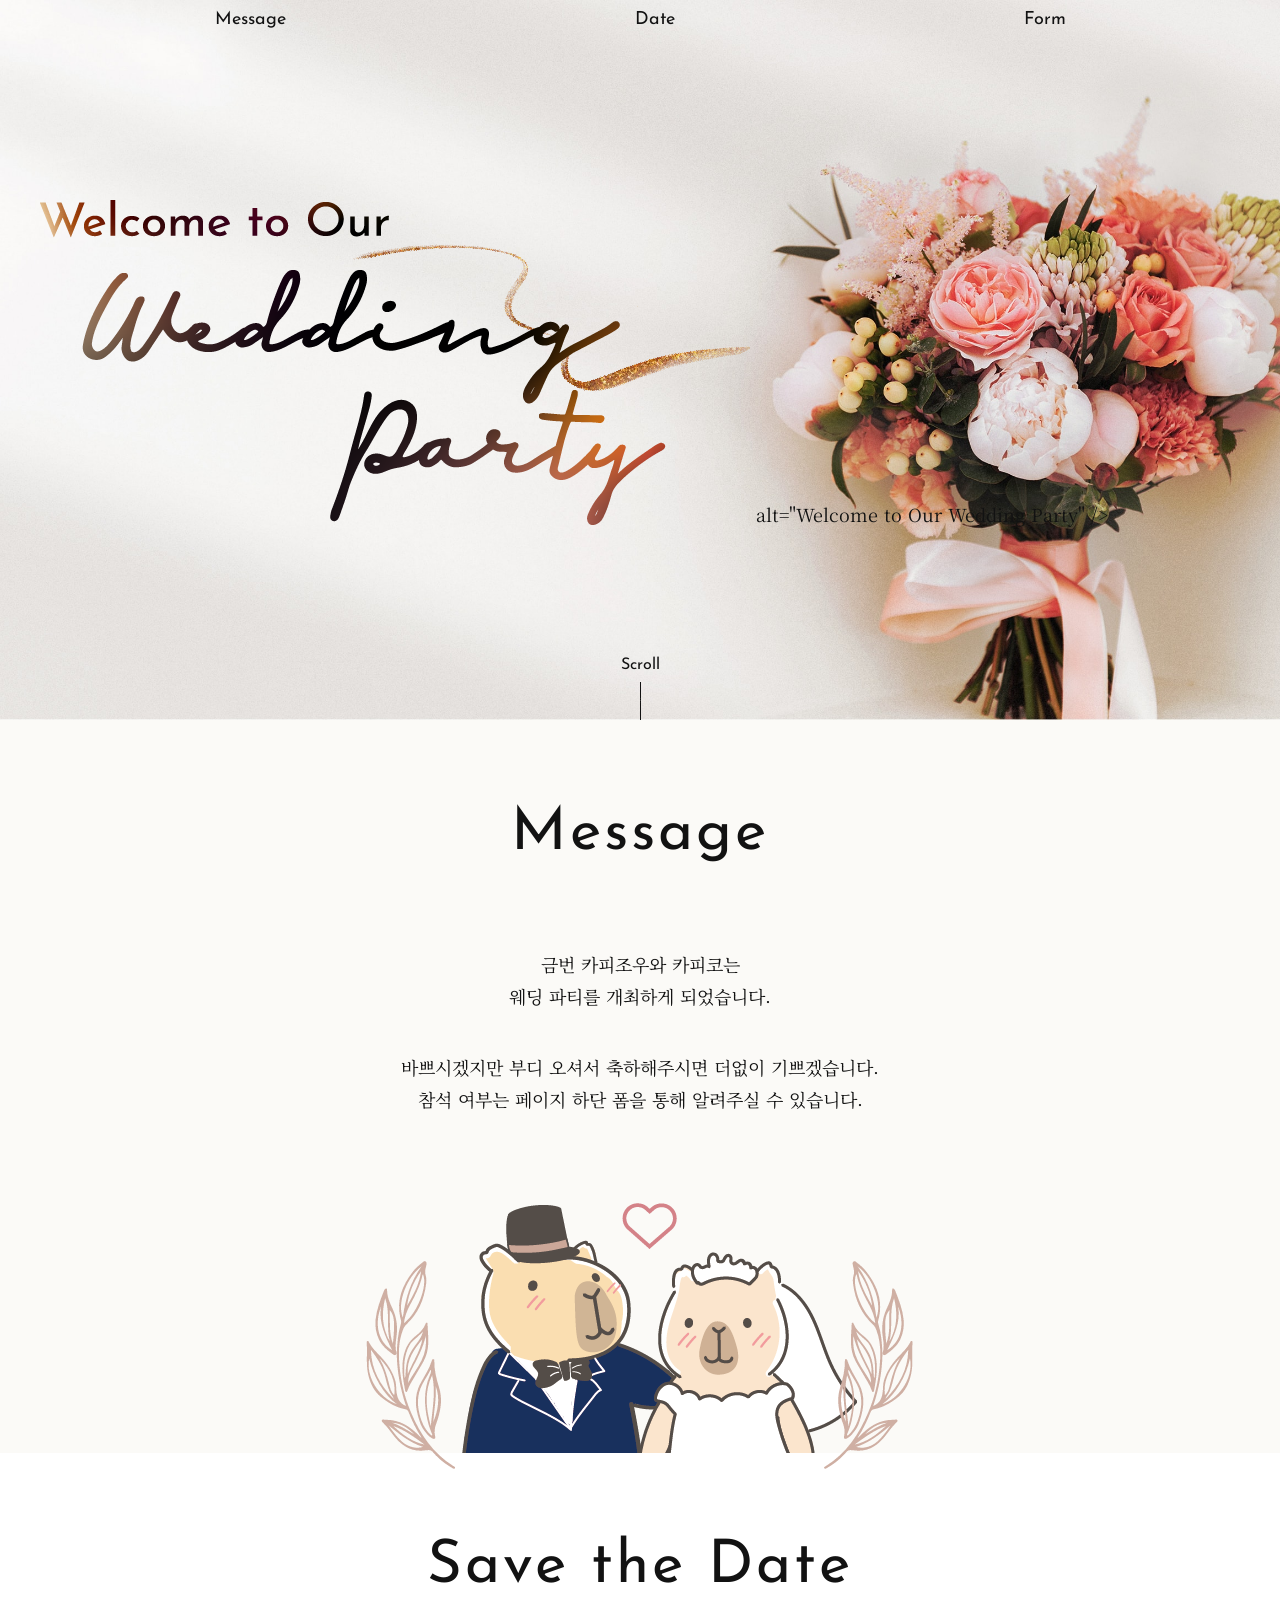
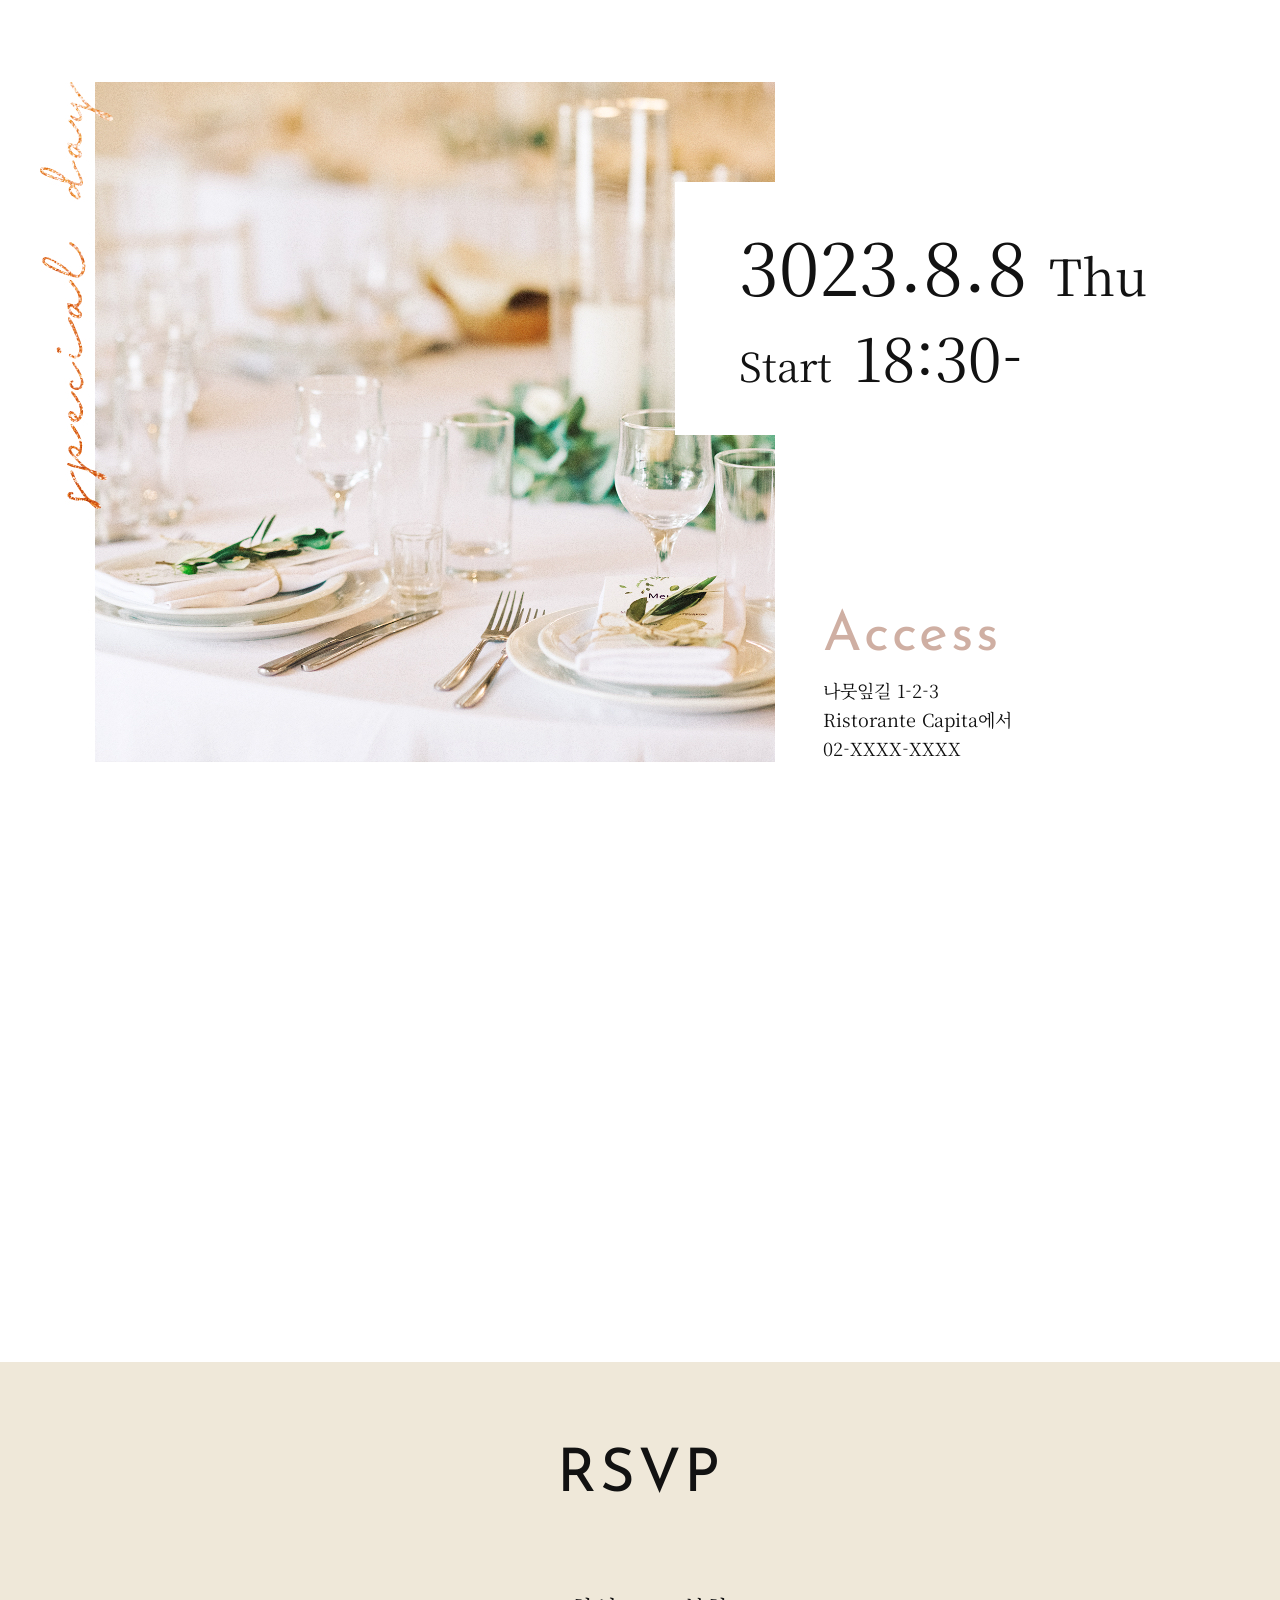
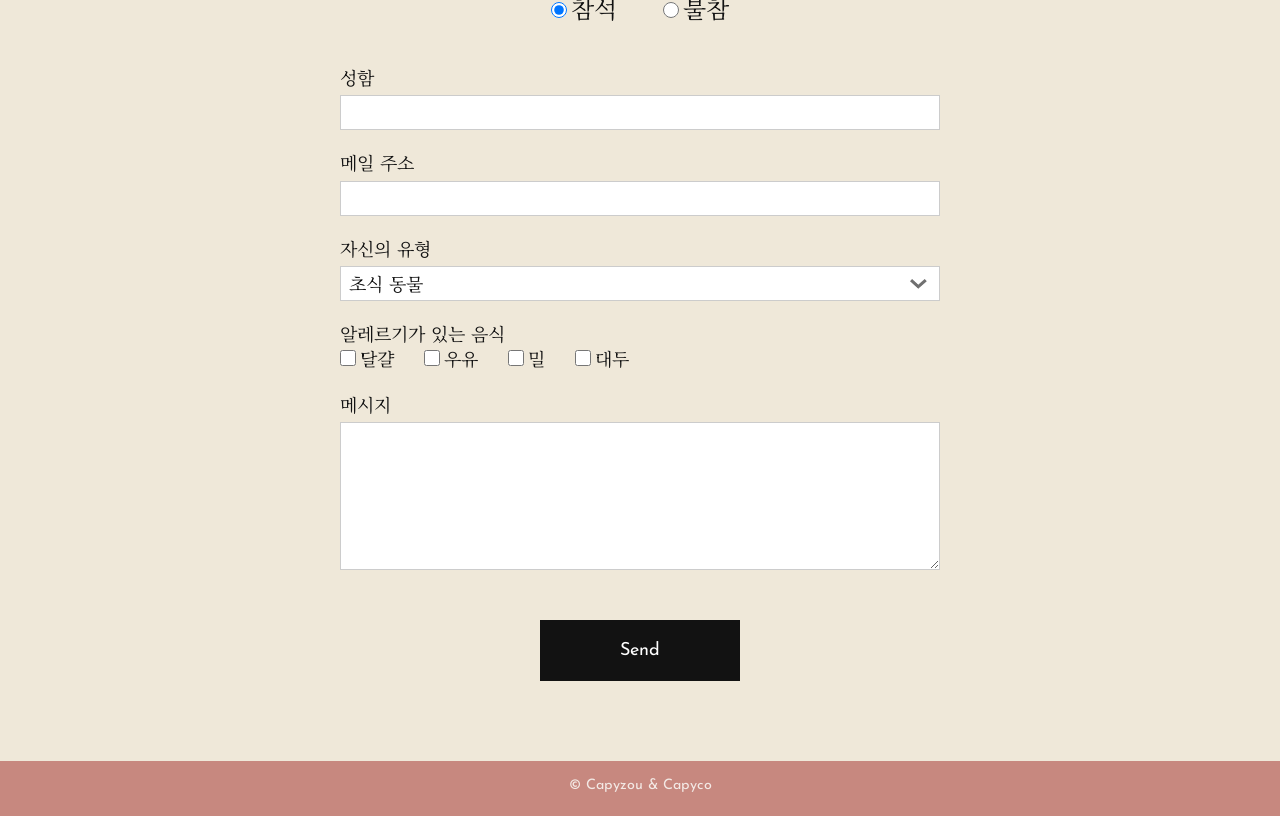
<file: work/index.html>
<!doctype html>
<html lang="ko">
  <head>
    <meta charset="UTF-8" />
    <meta name="viewport" content="width=device-width, initial-scale=1.0" />
    <link rel="stylesheet" href="css/reset.css" />
    <link rel="preconnect" href="https://fonts.googleapis.com" />
    <link rel="preconnect" href="https://fonts.gstatic.com" crossorigin />
    <link
      href="https://fonts.googleapis.com/css2?family=Josefin+Sans&family=Noto+Serif+KR&display=swap"
      rel="stylesheet"
    />
    <link rel="stylesheet" href="css/style.css" />
    <title>Wedding Party Invitation</title>
  </head>
  <body>
    <header>
      <div class="innerWrap">
        <h1>
          <img src="images/hero_text.png"
          srcset="images/hero_text.png 1x, images/hero_text@2x.png 2x" 
              <!-- 고해상도 이미지로 만드는 방법 -->
          alt="Welcome to Our Wedding Party" />
        </h1>
        <nav>
          <ul class="ffJosefin">
            <li><a href="#msgArea">Message</a></li>
            <li><a href="#dateArea">Date</a></li>
            <li><a href="#formArea">Form</a></li>
          </ul>
        </nav>
        <p class="scroll ffJosefin">
          Scroll<br /><img src="images/bar.png" alt="" />
        </p>
      </div>
    </header>
    <main>
      <section class="msgSec" id="msgArea">
        <div class="innerWrap">
          <h2 class="ffJosefin">Message</h2>
          <p>
            금번 카피조우와 카피코는<br />
            웨딩 파티를 개최하게 되었습니다.<br />
          </p>
          <p>
            바쁘시겠지만 부디 오셔서 축하해주시면 더없이 기쁘겠습니다.<br />
            참석 여부는 페이지 하단 폼을 통해 알려주실 수 있습니다.<br />
          </p>
          <p class="illust">
            <img src="images/message_img.png" alt="카피조우와 카피코" />
          </p>
        </div>
      </section>
      <section class="dateSec" id="dateArea">
        <div class="innerWrap">
          <h2 class="ffJosefin">Save the Date</h2>
          <div class="layoutWrap">
            <p><img src="images/date_img.jpg" alt="" /></p>
            <div>
              <p class="dateDetailSec">
                3023.8.8 <span class="word1">Thu</span><br />
                <span class="word2">Start</span>
                <span class="word3">18:30-</span>
              </p>
              <section class="accessSec">
                <h3 class="ffJosefin">Access</h3>
                <p>
                  나뭇잎길 1-2-3<br />
                  Ristorante Capita에서<br />
                  02-XXXX-XXXX<br />
                </p>
              </section>
            </div>
          </div>
        </div>
      </section>
      <section class="formSec" id="formArea">
        <div class="innerWrap">
          <h2 class="ffJosefin">RSVP</h2>
          <form action="" method="">
            <p class="attendRadio">
              <label
                ><input
                  type="radio"
                  name="attend"
                  value="참석"
                  checked="checked"
                />참석</label
              >
              <label
                ><input type="radio" name="attend" value="불참" />불참</label
              >
            </p>
            <p>성함<input type="text" name="user_name" /></p>
            <p>메일 주소<input type="email" name="user_mail" /></p>
            <p>
              자신의 유형
              <select name="user_type">
                <option value="초식 동물">초식 동물</option>
                <option value="육식 동물">육식 동물</option>
                <option value="인간">인간</option>
              </select>
            </p>
            <p class="allergyCheck">
              알레르기가 있는 음식<br />
              <label
                ><input
                  type="checkbox"
                  name="allergy"
                  value="달걀"
                />달걀</label
              >
              <label
                ><input
                  type="checkbox"
                  name="allergy"
                  value="우유"
                />우유</label
              >
              <label
                ><input type="checkbox" name="allergy" value="밀" />밀</label
              >
              <label
                ><input
                  type="checkbox"
                  name="allergy"
                  value="대두"
                />대두</label
              >
            </p>
            <p>
              메시지
              <textarea name="message"></textarea>
            </p>
            <p class="submitBtn">
              <input type="submit" value="Send" class="ffJosefin" />
            </p>
          </form>
        </div>
      </section>
    </main>
    <footer class="ffJosefin">
      <p><small>© Capyzou & Capyco</small></p>
    </footer>
  </body>
</html>
</file>
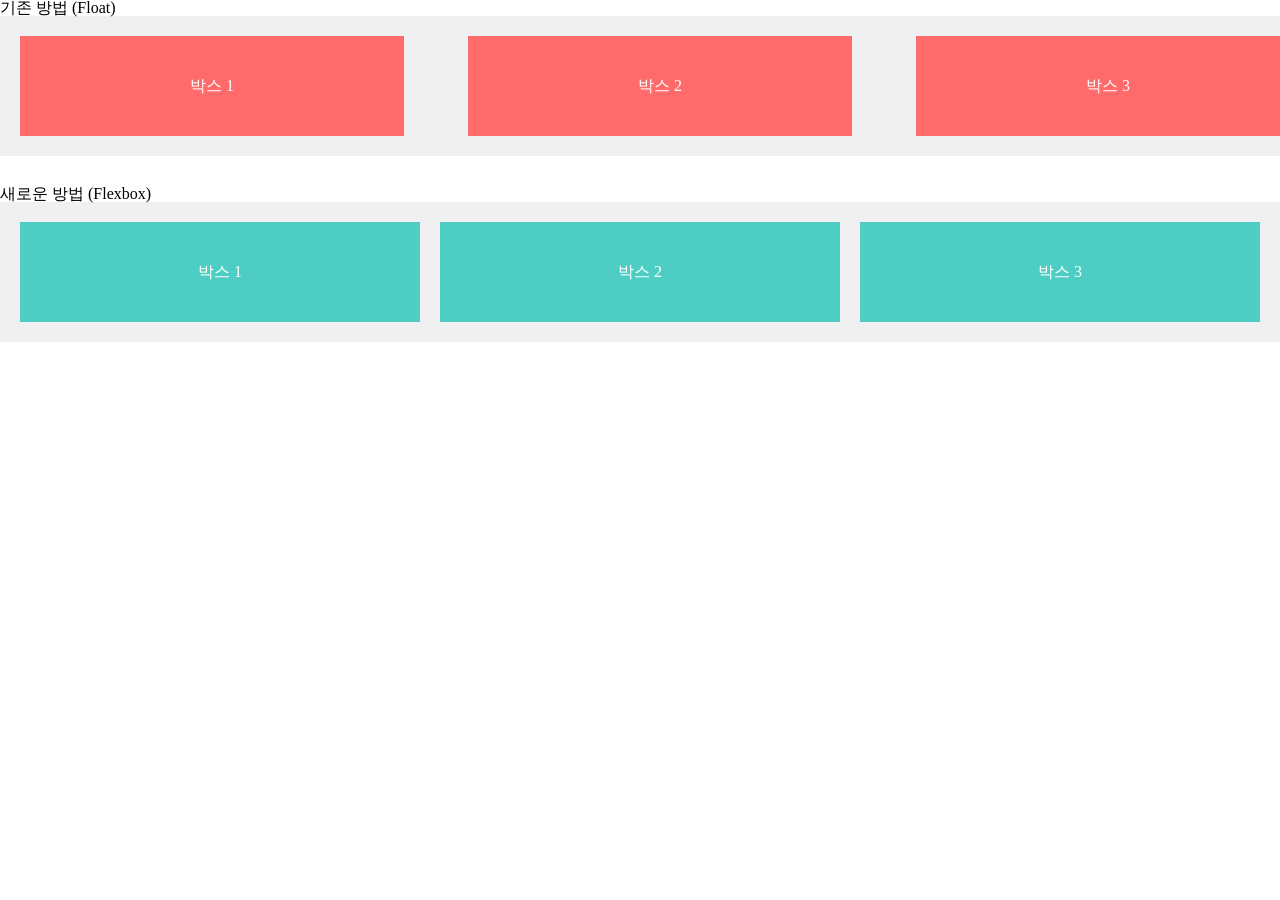
<file: flex.html>
<!doctype html>
<html lang="ko">
  <head>
    <meta charset="UTF-8" />
    <meta name="viewport" content="width=device-width, initial-scale=1.0" />
    <link rel="stylesheet" href="./css/reset.css" />
    <link rel="stylesheet" href="./css/flex.css" />
    <title>반응형 웹 사이트 flex 기초</title>
  </head>
  <body>
    <h2>기존 방법 (Float)</h2>
    <div class="old-container">
      <div class="old-box">박스 1</div>
      <div class="old-box">박스 2</div>
      <div class="old-box">박스 3</div>
    </div>

    <h2>새로운 방법 (Flexbox)</h2>
    <div class="new-container">
      <div class="new-box">박스 1</div>
      <div class="new-box">박스 2</div>
      <div class="new-box">박스 3</div>
    </div>
  </body>
</html>

<!-- 
Table
Flexbox & Grid >>> 반응형 웹 개발
1차원 레이아웃
Justify-content
Align-item
Flex-wrap
Grid
 -->
</file>
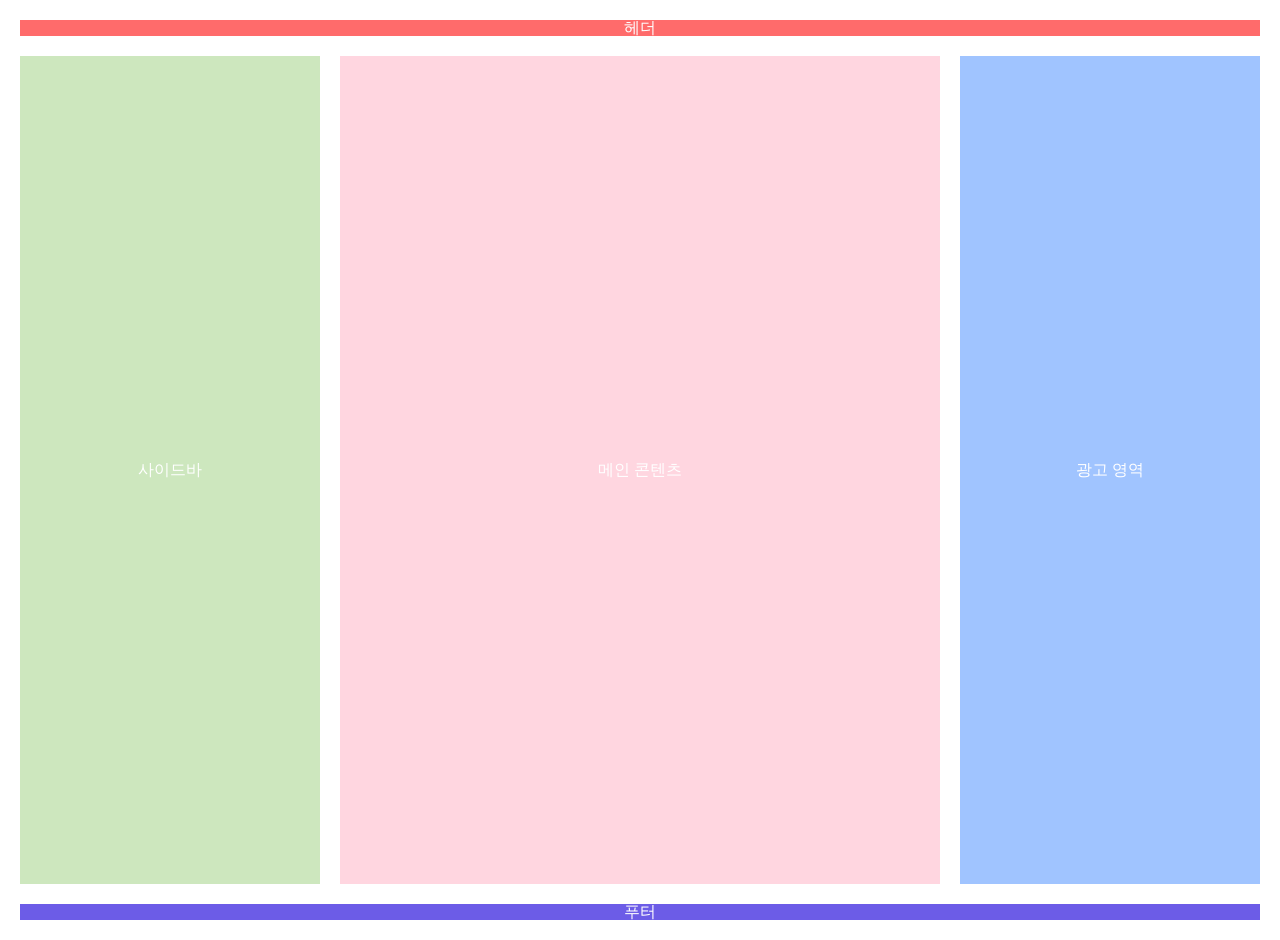
<file: grid.html>
<!doctype html>
<html lang="ko">
  <head>
    <meta charset="UTF-8" />
    <meta name="viewport" content="width=device-width, initial-scale=1.0" />
    <link rel="stylesheet" href="./css/reset.css" />
    <link rel="stylesheet" href="./css/grid.css" />
    <title>반응형 웹 사이트 grid 기초</title>
  </head>
  <body>
    <div class="grid-container">
      <div class="header">헤더</div>
      <div class="sidebar">사이드바</div>
      <div class="main">메인 콘텐츠</div>
      <div class="aside">광고 영역</div>
      <div class="footer">푸터</div>
    </div>
  </body>
</html>
</file>
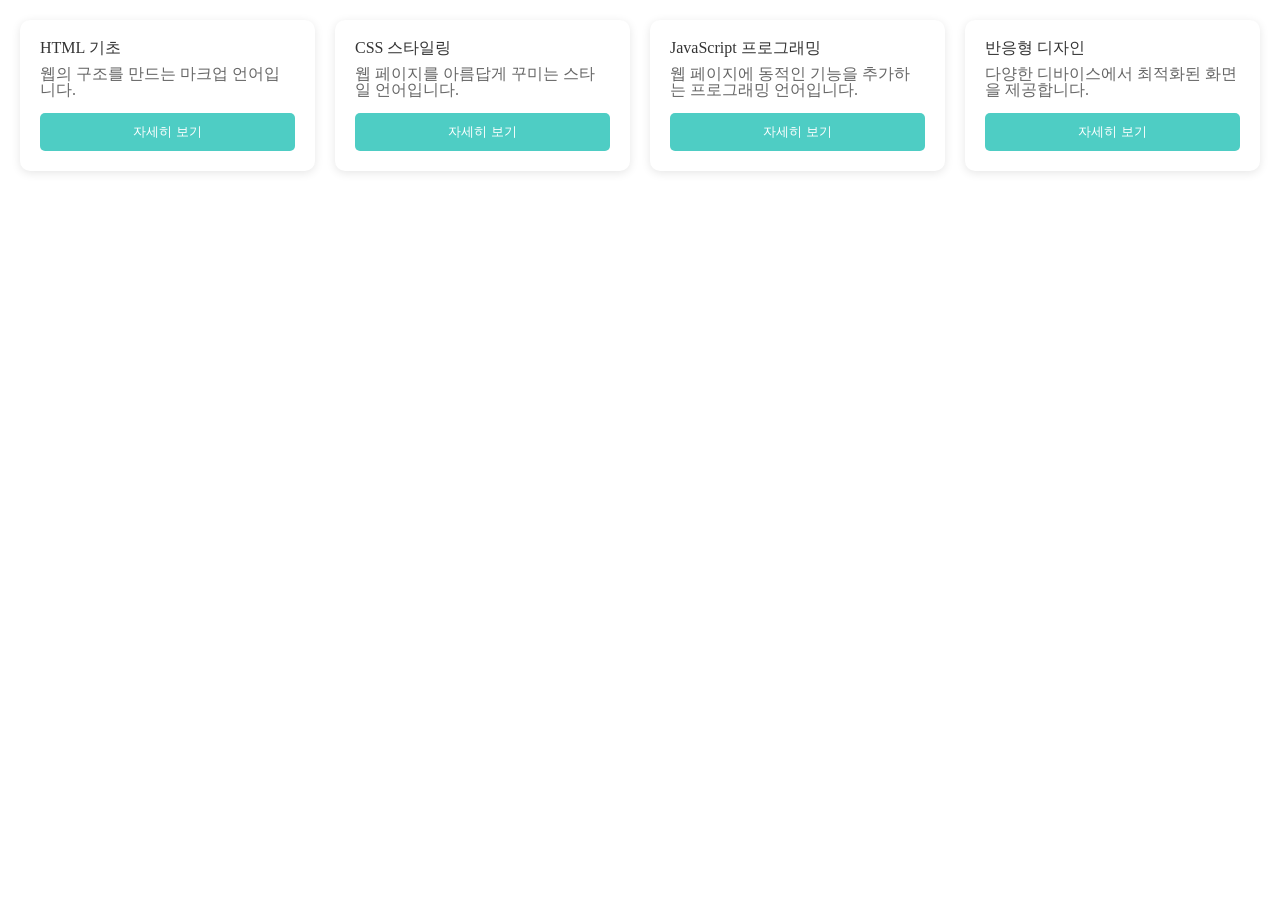
<file: test.html>
<!doctype html>
<html lang="ko">
  <head>
    <meta charset="UTF-8" />
    <meta name="viewport" content="width=device-width, initial-scale=1.0" />
    <link rel="stylesheet" href="./css/reset.css" />
    <link rel="stylesheet" href="./css/test.css" />

    <title>반응형 웹 사이트 기초</title>
  </head>
  <body>
    <div class="responsive-grid">
      <div class="card">
        <h3>HTML 기초</h3>
        <p>웹의 구조를 만드는 마크업 언어입니다.</p>
        <button>자세히 보기</button>
      </div>
      <div class="card">
        <h3>CSS 스타일링</h3>
        <p>웹 페이지를 아름답게 꾸미는 스타일 언어입니다.</p>
        <button>자세히 보기</button>
      </div>
      <div class="card">
        <h3>JavaScript 프로그래밍</h3>
        <p>웹 페이지에 동적인 기능을 추가하는 프로그래밍 언어입니다.</p>
        <button>자세히 보기</button>
      </div>
      <div class="card">
        <h3>반응형 디자인</h3>
        <p>다양한 디바이스에서 최적화된 화면을 제공합니다.</p>
        <button>자세히 보기</button>
      </div>
    </div>
  </body>
</html>
</file>
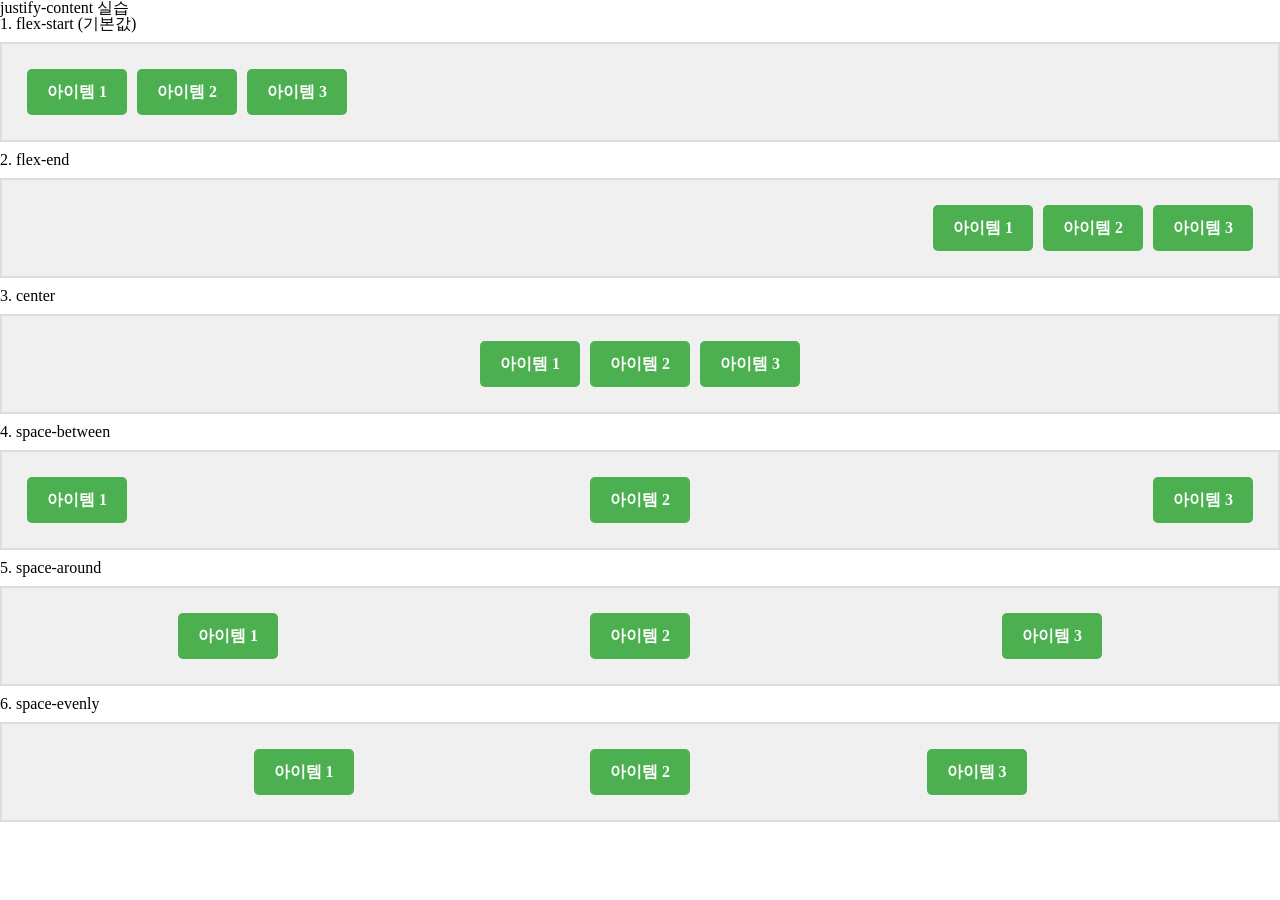
<file: test2.html>
<!doctype html>
<html lang="ko">
  <head>
    <meta charset="UTF-8" />
    <meta name="viewport" content="width=device-width, initial-scale=1.0" />
    <link rel="stylesheet" href="./css/reset.css" />
    <link rel="stylesheet" href="./css/test2.css" />

    <title>반응형 웹 사이트 기초2</title>
  </head>
  <body>
    <h2>justify-content 실습</h2>

    <h3>1. flex-start (기본값)</h3>
    <div class="container" style="justify-content: flex-start">
      <!-- 인라인 스타일 -->
      <div class="item">아이템 1</div>
      <div class="item">아이템 2</div>
      <div class="item">아이템 3</div>
    </div>

    <h3>2. flex-end</h3>
    <div class="container" style="justify-content: flex-end">
      <div class="item">아이템 1</div>
      <div class="item">아이템 2</div>
      <div class="item">아이템 3</div>
    </div>

    <h3>3. center</h3>
    <div class="container" style="justify-content: center">
      <div class="item">아이템 1</div>
      <div class="item">아이템 2</div>
      <div class="item">아이템 3</div>
    </div>

    <h3>4. space-between</h3>
    <div class="container" style="justify-content: space-between">
      <div class="item">아이템 1</div>
      <div class="item">아이템 2</div>
      <div class="item">아이템 3</div>
    </div>

    <h3>5. space-around</h3>
    <!-- 공백을 균등하게 준다 -->
    <div class="container" style="justify-content: space-around">
      <div class="item">아이템 1</div>
      <div class="item">아이템 2</div>
      <div class="item">아이템 3</div>
    </div>

    <h3>6. space-evenly</h3>
    <!-- 공백이 같은 값으로 -->
    <div class="container" style="justify-content: space-evenly">
      <div class="item">아이템 1</div>
      <div class="item">아이템 2</div>
      <div class="item">아이템 3</div>
    </div>
  </body>
</html>
</file>
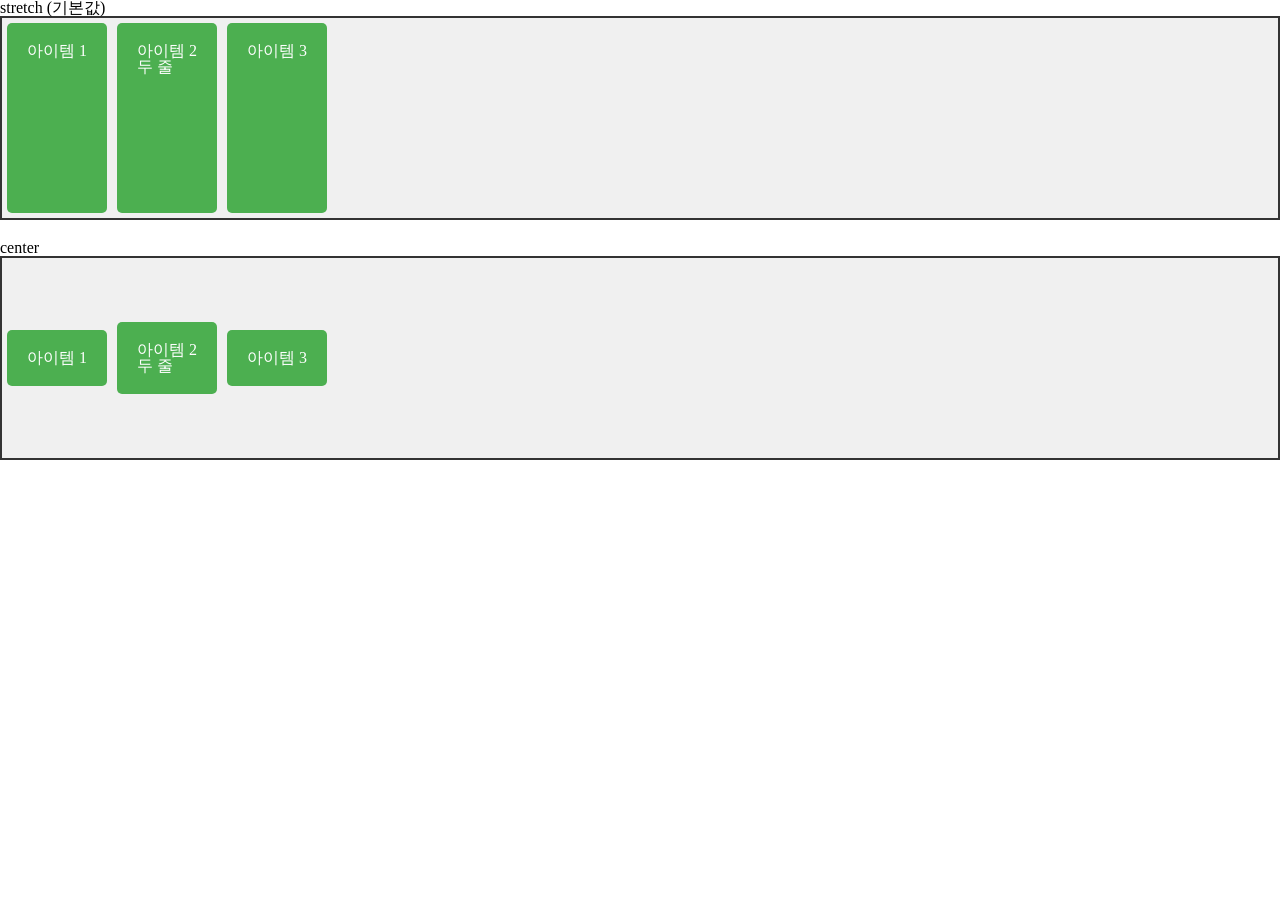
<file: test3.html>
<!doctype html>
<html lang="ko">
  <head>
    <meta charset="UTF-8" />
    <meta name="viewport" content="width=device-width, initial-scale=1.0" />
    <link rel="stylesheet" href="./css/reset.css" />
    <link rel="stylesheet" href="./css/test3.css" />

    <title>반응형 웹 사이트 기초3</title>
  </head>
  <body>
    <h3>stretch (기본값)</h3>
    <div class="container stretch">
      <div class="item">아이템 1</div>
      <div class="item">아이템 2<br />두 줄</div>
      <div class="item">아이템 3</div>
    </div>

    <h3>center</h3>
    <div class="container center">
      <div class="item">아이템 1</div>
      <div class="item">아이템 2<br />두 줄</div>
      <div class="item">아이템 3</div>
    </div>
  </body>
</html>
</file>
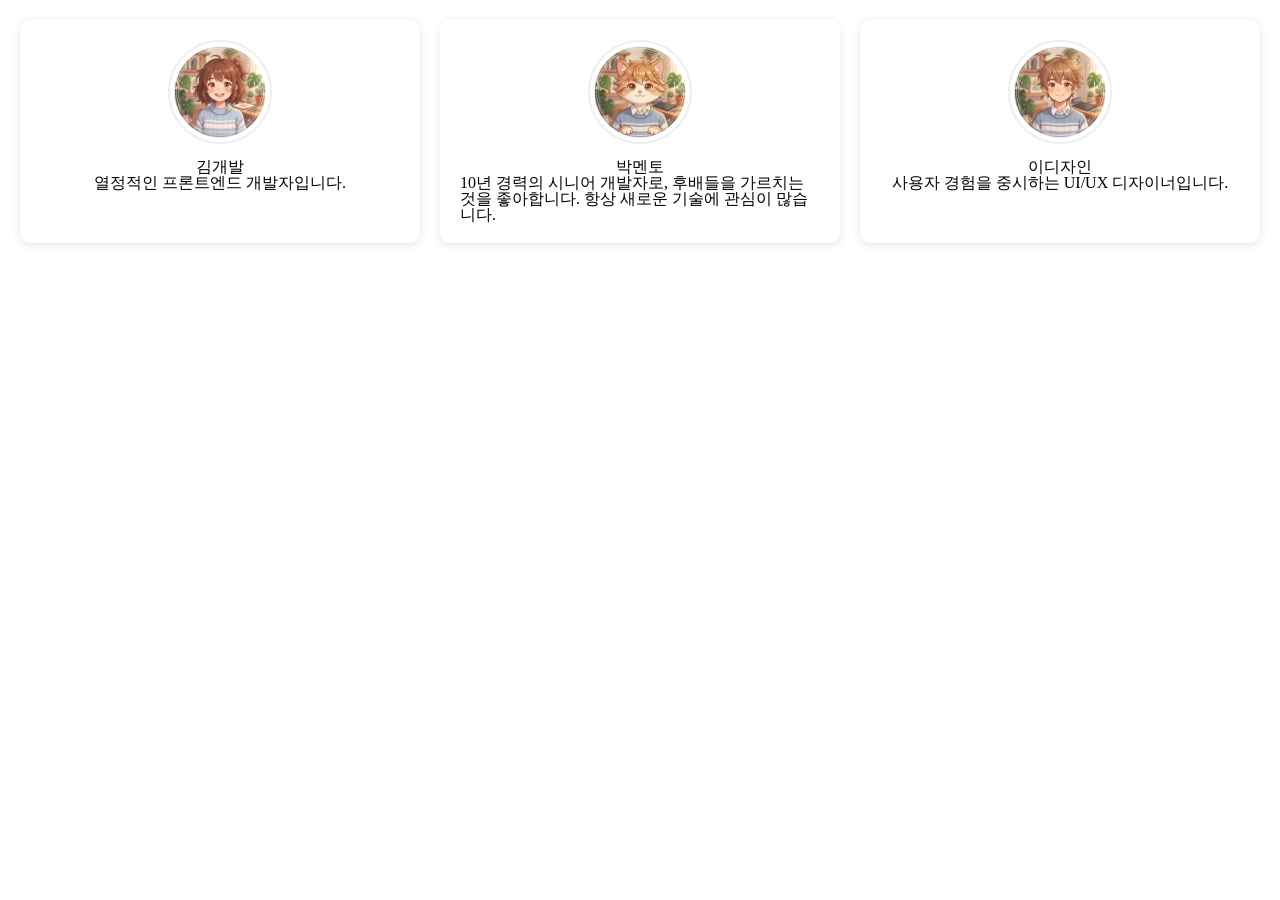
<file: test4.html>
<!doctype html>
<html lang="ko">
  <head>
    <meta charset="UTF-8" />
    <meta name="viewport" content="width=device-width, initial-scale=1.0" />
    <link rel="stylesheet" href="./css/reset.css" />
    <link rel="stylesheet" href="./css/test4.css" />

    <title>반응형 웹 사이트 기초4</title>
  </head>
  <body>
    <div class="card-container">
      <div class="card">
        <img
          src="./assets/Gemini_Generated_Image_6dx27e6dx27e6dx2-removebg-preview.png"
          alt="프로필"
        />
        <h3>김개발</h3>
        <p>열정적인 프론트엔드 개발자입니다.</p>
      </div>
      <div class="card">
        <img
          src="./assets/Gemini_Generated_Image_r5ovfar5ovfar5ov-removebg-preview.png"
          alt="프로필"
        />
        <h3>박멘토</h3>
        <p>
          10년 경력의 시니어 개발자로, 후배들을 가르치는 것을 좋아합니다. 항상
          새로운 기술에 관심이 많습니다.
        </p>
      </div>
      <div class="card">
        <img
          src="./assets/Gemini_Generated_Image_syr4ujsyr4ujsyr4-removebg-preview.png"
          alt="프로필"
        />
        <h3>이디자인</h3>
        <p>사용자 경험을 중시하는 UI/UX 디자이너입니다.</p>
      </div>
    </div>
  </body>
</html>
</file>
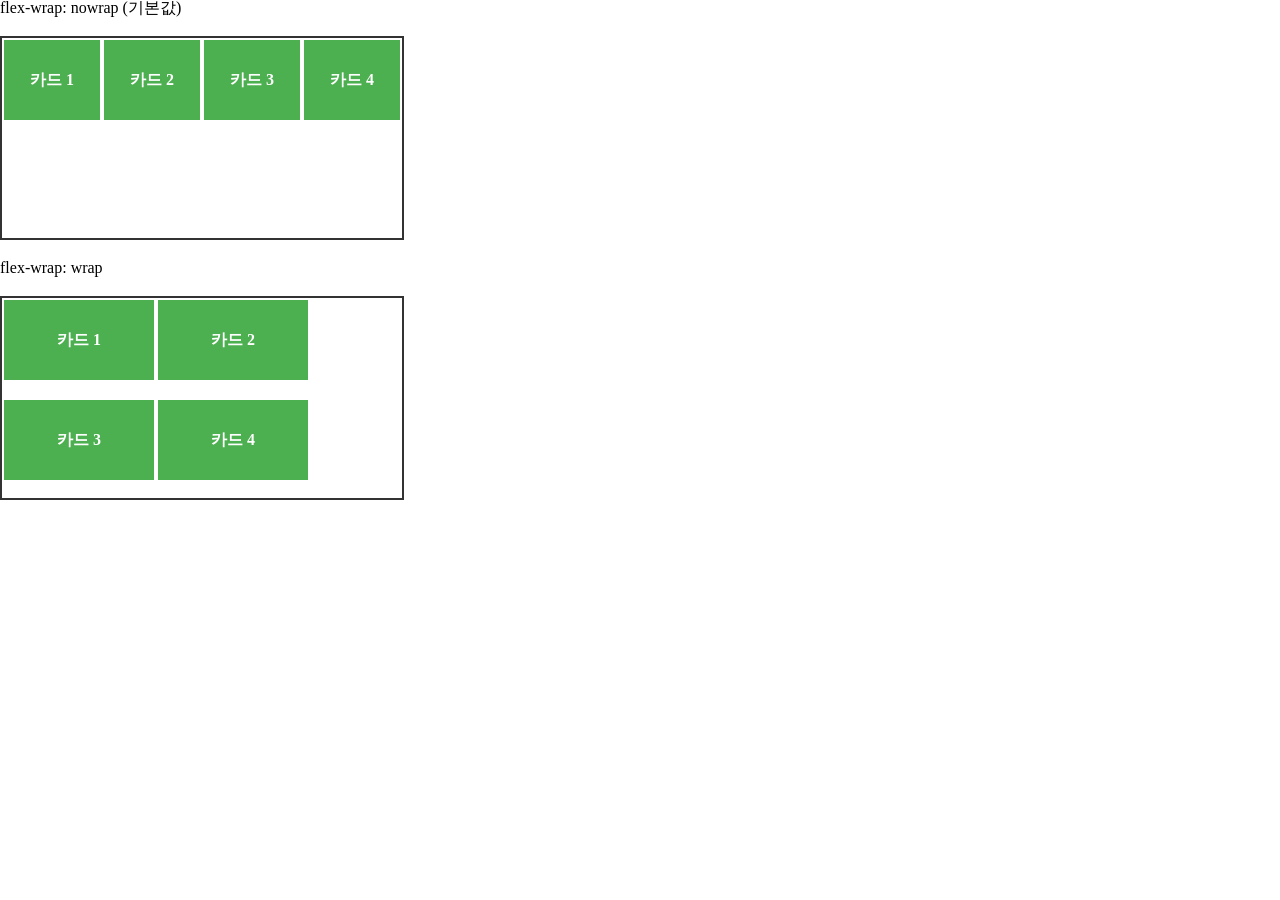
<file: test5.html>
<!doctype html>
<html lang="ko">
  <head>
    <meta charset="UTF-8" />
    <meta name="viewport" content="width=device-width, initial-scale=1.0" />
    <link rel="stylesheet" href="./css/reset.css" />
    <link rel="stylesheet" href="./css/test5.css" />

    <title>반응형 웹 사이트 기초5</title>
  </head>
  <body>
    <h3>flex-wrap: nowrap (기본값)</h3>
    <div class="container nowrap">
      <div class="item">카드 1</div>
      <div class="item">카드 2</div>
      <div class="item">카드 3</div>
      <div class="item">카드 4</div>
    </div>

    <h3>flex-wrap: wrap</h3>
    <div class="container wrap">
      <div class="item">카드 1</div>
      <div class="item">카드 2</div>
      <div class="item">카드 3</div>
      <div class="item">카드 4</div>
    </div>
  </body>
</html>

<!-- nowrap = 모든 아이템을 한 줄에 강제로 배치한다
  + 줄 바꿈 안됨
  부모 400, 자식4*150=600
  600을 400에 맞도록 줄이는(내부축소) 한이 있어도 절대 줄바꿈을 하지 않는다 -->
<!-- wrap
  부모 400, 자식4*150=600
  600을 줄이지 않고 알아서 줄 바꿔서 배치 하거라 -->
</file>
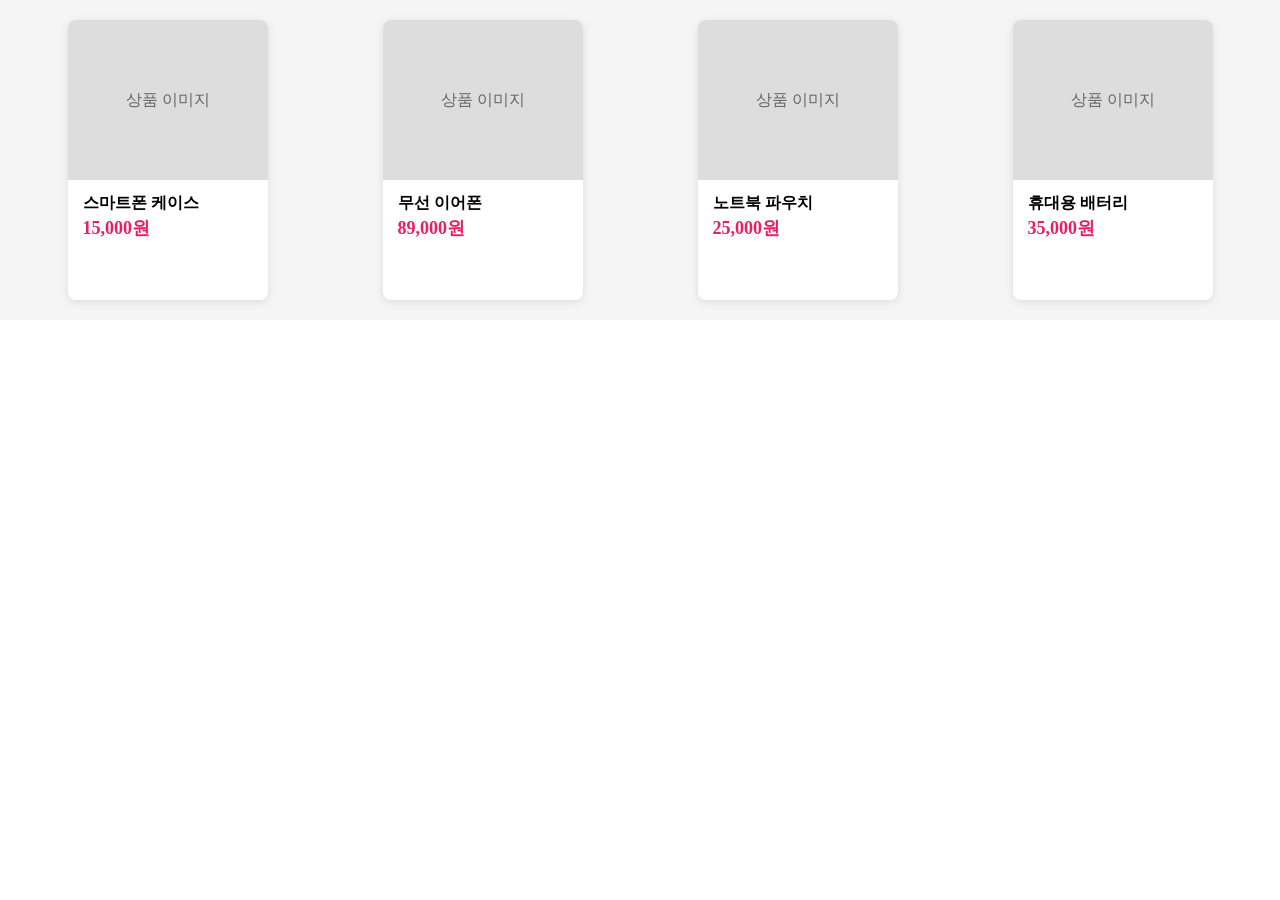
<file: test6.html>
<!doctype html>
<html lang="ko">
  <head>
    <meta charset="UTF-8" />
    <meta name="viewport" content="width=device-width, initial-scale=1.0" />
    <link rel="stylesheet" href="./css/reset.css" />
    <link rel="stylesheet" href="./css/test6.css" />

    <title>반응형 웹 사이트 기초6</title>
  </head>
  <body>
    <div class="product-grid">
      <div class="product-card">
        <div class="product-image">상품 이미지</div>
        <div class="product-info">
          <div class="product-title">스마트폰 케이스</div>
          <div class="product-price">15,000원</div>
        </div>
      </div>
      <div class="product-card">
        <div class="product-image">상품 이미지</div>
        <div class="product-info">
          <div class="product-title">무선 이어폰</div>
          <div class="product-price">89,000원</div>
        </div>
      </div>
      <div class="product-card">
        <div class="product-image">상품 이미지</div>
        <div class="product-info">
          <div class="product-title">노트북 파우치</div>
          <div class="product-price">25,000원</div>
        </div>
      </div>
      <div class="product-card">
        <div class="product-image">상품 이미지</div>
        <div class="product-info">
          <div class="product-title">휴대용 배터리</div>
          <div class="product-price">35,000원</div>
        </div>
      </div>
    </div>
  </body>
</html>
</file>
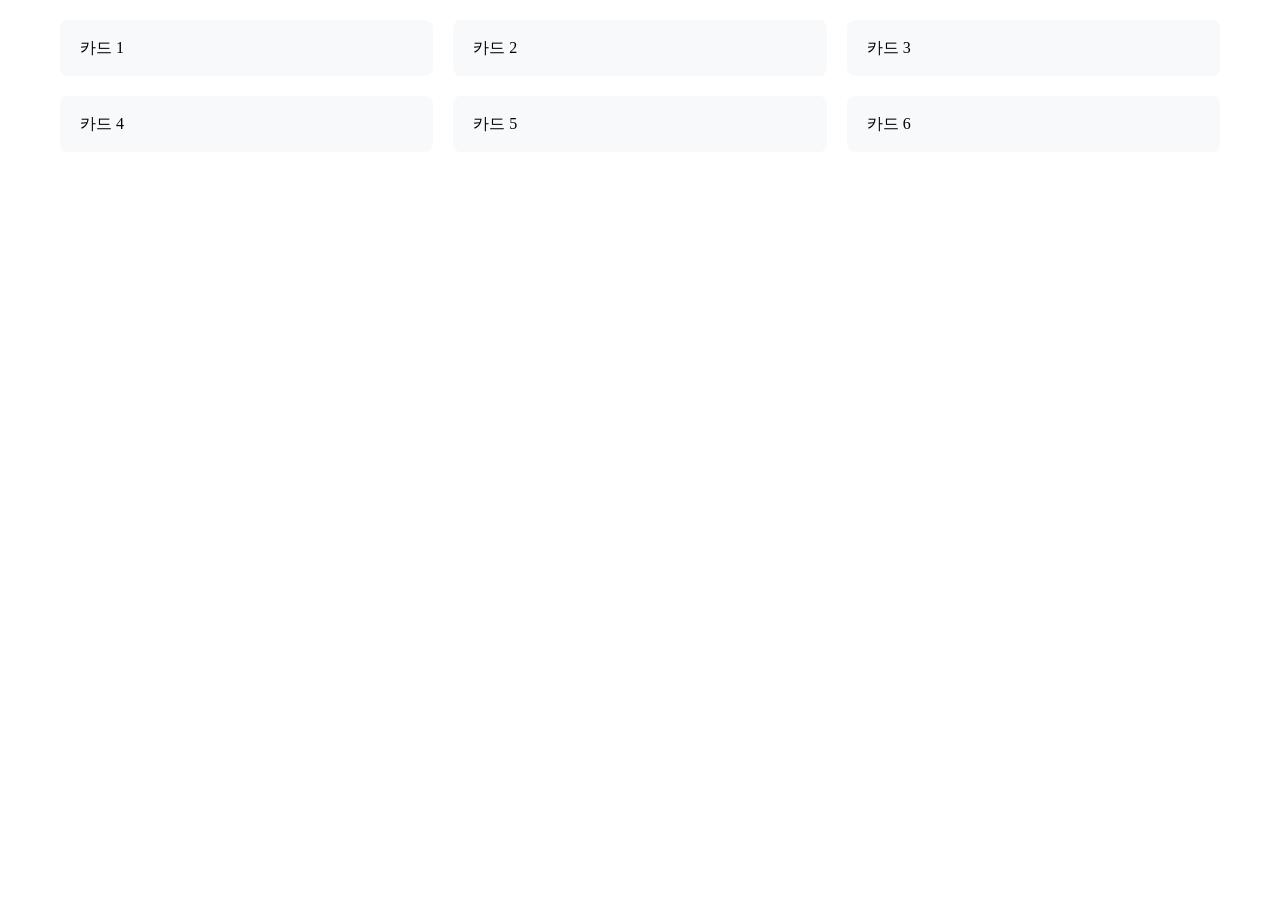
<file: test7.html>
<!doctype html>
<html lang="ko">
  <head>
    <meta charset="UTF-8" />
    <meta name="viewport" content="width=device-width, initial-scale=1.0" />
    <link rel="stylesheet" href="./css/reset.css" />
    <link rel="stylesheet" href="./css/test7.css" />

    <title>반응형 웹 사이트 기초7</title>
  </head>
  <body>
    <div class="container">
      <div class="card-grid">
        <div class="card">카드 1</div>
        <div class="card">카드 2</div>
        <div class="card">카드 3</div>
        <div class="card">카드 4</div>
        <div class="card">카드 5</div>
        <div class="card">카드 6</div>
      </div>
    </div>
  </body>
</html>
</file>
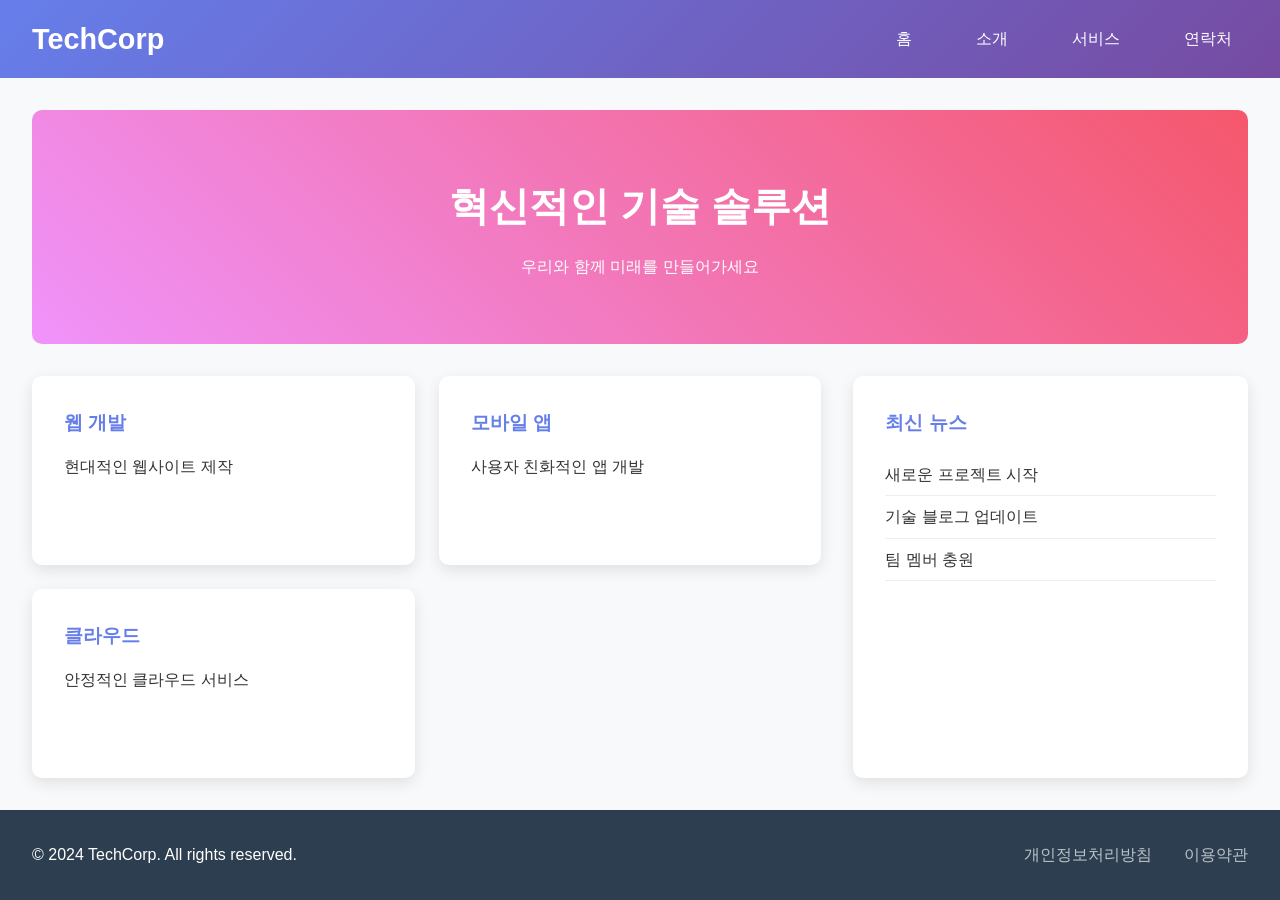
<file: test8.html>
<!doctype html>
<html lang="ko">
  <head>
    <meta charset="UTF-8" />
    <meta name="viewport" content="width=device-width, initial-scale=1.0" />
    <title>모던 웹사이트</title>
    <link rel="stylesheet" href="./css/test8.css" />
  </head>
  <body>
    <!-- 헤더: Flexbox로 네비게이션 정렬 -->
    <header class="header">
      <div class="logo">
        <h1>TechCorp</h1>
      </div>
      <nav class="nav">
        <a href="#home">홈</a>
        <a href="#about">소개</a>
        <a href="#services">서비스</a>
        <a href="#contact">연락처</a>
      </nav>
    </header>

    <!-- 메인: Grid로 콘텐츠 배치 -->
    <main class="main">
      <section class="hero">
        <h2>혁신적인 기술 솔루션</h2>
        <p>우리와 함께 미래를 만들어가세요</p>
      </section>
      <section class="services">
        <div class="service-card">
          <h3>웹 개발</h3>
          <p>현대적인 웹사이트 제작</p>
        </div>
        <div class="service-card">
          <h3>모바일 앱</h3>
          <p>사용자 친화적인 앱 개발</p>
        </div>
        <div class="service-card">
          <h3>클라우드</h3>
          <p>안정적인 클라우드 서비스</p>
        </div>
      </section>
      <aside class="sidebar">
        <h3>최신 뉴스</h3>
        <ul>
          <li>새로운 프로젝트 시작</li>
          <li>기술 블로그 업데이트</li>
          <li>팀 멤버 충원</li>
        </ul>
      </aside>
    </main>

    <!-- 푸터: Flexbox로 정보 정렬 -->
    <footer class="footer">
      <div class="footer-info">
        <p>&copy; 2024 TechCorp. All rights reserved.</p>
      </div>
      <div class="footer-links">
        <a href="#privacy">개인정보처리방침</a>
        <a href="#terms">이용약관</a>
      </div>
    </footer>
  </body>
</html>
</file>
<file: work/css/style.css>
@charset "utf-8";
body {
  font-family: "Noto Serif KR", serif;
  font-size: 18px;
  color: #121212;
}
.ffJosefin {
  font-family: "Josefin Sans", sans-serif;
}
.innerWrap {
  width: 1240px;
  margin: 0 auto;
  padding: 80px 20px 0;
}
main h2 {
  text-align: center;
  font-size: 60px;
  letter-spacing: 0.05em;
  margin-bottom: 80px;
}
header {
  background: url(../images/hero.jpg) no-repeat right center/cover;
}
header .innerWrap {
  height: 720px;
  position: relative;
}
header h1 {
  padding-top: 120px;
}
header .scroll {
  position: absolute;
  left: 0;
  bottom: 0;
  width: 100%;
  text-align: center;
  font-size: 16px;
}
header .scroll img {
  margin-top: 8px;
}
header nav {
  position: fixed;
  top: 0;
  left: 0;
  width: 100%;
  z-index: 100;
}
header nav ul {
  display: flex;
  justify-content: space-around;
  width: 1240px;
  margin: 0 auto;
  padding: 10px 20px;
}
header nav ul li a:hover {
  text-decoration: underline;
}
.msgSec {
  background-color: #fbfaf7;
}
.msgSec p {
  text-align: center;
  line-height: 1.75;
  margin-bottom: 40px;
}
.msgSec p.illust {
  margin-top: 80px;
  margin-bottom: 0;
  position: relative;
}
.msgSec p.illust::before {
  content: url(../images/deco_left.png);
  position: absolute;
  left: 320px;
  bottom: -30px;
}
.msgSec p.illust::after {
  content: url(../images/deco_right.png);
  position: absolute;
  right: 320px;
  bottom: -30px;
}
.dateSec {
  background-color: #ffffff;
  padding-bottom: 120px;
}
.dateSec .layoutWrap {
  display: flex;
}
.dateSec .layoutWrap > p {
  flex-basis: 735px;
}
.dateSec .layoutWrap > div {
  flex-basis: 465px;
  padding-top: 100px;
}
.dateSec .dateDetailSec {
  font-size: 72px;
  margin: 0 0 170px -100px;
  background-color: #ffffff;
  padding: 40px 64px;
  line-height: 1.2;
}
.word1 {
  font-size: 50px;
}
.word2 {
  font-size: 40px;
}
.word3 {
  font-size: 60px;
}
.accessSec {
  margin-left: 48px;
}
.accessSec h3 {
  color: #cfafa3;
  font-size: 55px;
  letter-spacing: 0.05em;
  margin-bottom: 8px;
}
.accessSec p {
  line-height: 1.6;
}
.formSec {
  background-color: #efe8d9;
  padding-bottom: 60px;
}
form {
  width: 600px;
  margin: 0 auto;
}
input[type="text"],
input[type="email"],
select,
textarea {
  border: 1px solid #cccccc;
  background-color: #ffffff;
  width: 100%;
  margin-top: 5px;
  padding: 4px 8px;
}
input[type="radio"],
input[type="checkbox"] {
  width: 16px;
  height: 16px;
  vertical-align: baseline;
  margin-right: 4px;
}
.attendRadio {
  text-align: center;
  margin-bottom: 40px;
}
.attendRadio label {
  margin: 0 20px;
  font-size: 24px;
}
.allergyCheck label {
  margin-right: 24px;
}
select {
  background: #ffffff url(../images/arrow.png) no-repeat 98% 50%/17px 10px;
}
textarea {
  height: 148px;
  margin-bottom: 30px;
}
form > p {
  line-height: 1.4;
  margin-bottom: 20px;
}
.submitBtn {
  text-align: center;
}
input[type="submit"] {
  background-color: #121212;
  color: #ffffff;
  padding: 18px 80px;
}
footer {
  background-color: #c7887f;
  color: #f3e9e5;
  padding: 14px 10px 20px;
  text-align: center;
}
.dateSec {
  margin-bottom: 480px;
}
.dateSec::after {
  content: "";
  position: fixed;
  left: 0;
  top: 0;
  width: 100%;
  height: 100%;
  background: url(../images/bg.jpg) no-repeat center/cover;
  z-index: -1;
}
input[type="submit"]:hover {
  background-color: #c7887f;
  margin-left: 20px;
  transition-property: background-color, margin-left;
  transition-duration: 300ms;
  transition-timing-function: ease-in;
  transition-delay: 0ms;
}
@keyframes scrollAnimation {
  0% {
    transform: scaleY(0);
    transform-origin: top;
  }
  50% {
    transform: scaleY(1);
    transform-origin: top;
  }
  50.1% {
    transform: scaleY(1);
    transform-origin: bottom;
  }
  100% {
    transform: scaleY(0);
    transform-origin: bottom;
  }
}
header .scroll img {
  animation-name: scrollAnimation;
  animation-duration: 1.8s;
  animation-timing-function: ease-out;
  animation-iteration-count: infinite;
}

@media screen and (max-width: 640px) {
  .dateSec .layoutWrap {
    display: block; /* 블록 요소로 변경, 폭이 줄어들면 요소가 아래로 정렬 */
  }
  .innerWrap,
  header nav ul,
  form {
    width: 100%;
  }
  header h1 img,
  .msgSec p.illust img,
  .dateSec .layoutWrap > p img {
    width: 100%;
  }
  .msgSec p.illust::before {
    left: -16px;
    bottom: -80px;
    transform: scale(0.7); /* 70%로 줄이자 */
  }
  .msgSec p.illust::after {
    right: -16px;
    bottom: -80px;
    transform: scale(0.7);
  }
  body {
    font-size: 16px;
  }
  main h2 {
    font-size: 44px;
    margin-bottom: 60px;
  }
  header {
    background: url(../images/hero_sp.jpg) no-repeat right top/cover;
  }
  header .innerWrap {
    height: 90vh; /* 높이의 90% */
  }
  header h1 {
    padding-top: 80px;
  }
  .msgSec p {
    text-align: left;
  }
  .dateSec .dateDetailSec {
    font-size: 36px;
    margin: 0 0 0 25%;
    padding: 20px 20px;
  }
  .word1 {
    font-size: 25px;
  }
  .word2 {
    font-size: 20px;
  }
  .word3 {
    font-size: 30px;
  }
  .dateSec .layoutWrap > div {
    padding-top: 0;
    transform: translateY(-50px); /* 이미지랑 텍스트박스가 겹침 */
  }
  .accessSec h3 {
    font-size: 44px;
  }
  .accessSec {
    margin: 32px 0 0 32px;
  }
  .dateSec {
    padding-bottom: 40px; /* 바닥이 위로 올라옴 */
    margin-bottom: 250px;
  }
}
</file>
<file: css/flex.css>
.old-container {
  width: 100%;
  background-color: #f0f0f0;
  padding: 20px;
  margin-bottom: 30px;
}

.old-box {
  width: 30%; /* 30% 3개의 박스 / 여백 10% 남음 */
  height: 100px;
  background-color: #ff6b6b;
  color: white;
  text-align: center;
  line-height: 100px;
  margin-right: 5%;
  float: left; /* 예전에 플렉스 역할을 했었음? */
}

/* 마지막 자식이다 라는 코드 = 박스3을 의미함 */
.old-box:last-child {
  margin-right: 0;
}

.old-container::after {
  content: "";
  display: table; /* 플렉스가 없을 시절 테이블 사용함 */
  clear: both;
}

.new-container {
  display: flex;
  background: #f0f0f0;
  padding: 20px;
  gap: 20px; /* 내 자식들(박스3개)에게 20px만큼 여백을 준다 */
}

.new-box {
  height: 100px;
  background-color: #4ecdc4;
  color: white;
  align-items: center; /* 수직 방향 가운데 정렬 */
  justify-content: center;
  display: flex; /* 저스티파이 유효화를 위해 생성?
  / 박스 내부의 문자(열)을 중앙 정렬하기 위함*/
  flex: 1; /* 모든 박스가 같은 비율로 공간을 나누어 차지 한다 */
}
</file>
<file: css/grid.css>
/* 바둑판 형식으로 만들겠다 */
.grid-container {
  display: grid;
  grid-template-columns: 1fr 2fr 1fr; /* 3열 */
  /* = 25% 50% 25% / 전체를 4등분하겠다 */
  grid-template-rows: auto 1fr auto; /* 3행 */
  /* auto : 그 내부의 내용만큼 자동 생성
  1fr : 남는 공간을 모두 사용한다 */
  grid-template-areas:
    "header header header" /* 자동 높이 */
    "sidebar main aside" /* 화면 꽉 채움 */
    "footer footer footer"; /* 자동 높이 */
  /* ; 항상 끝을 의미 */
  gap: 20px;
  height: 100vh; /* 수직방향 높이 전체 차지 */
  padding: 20px;
}
/* 설계도라고 생각하자 */ /* template = 테마 */

.header {
  grid-area: header; /* 설계도에서 header 부분을 가져다 쓰겠다
  / 클래스이름과 달라도 설계도랑은 이름이 같아야 함*/
  background: #ff6b6b;
  display: flex;
  align-items: center;
  justify-content: center;
  color: white;
}
.sidebar {
  grid-area: sidebar;
  background: #cde7be;
  display: flex;
  align-items: center;
  justify-content: center;
  color: white;
}

.main {
  grid-area: main;
  background: #ffd6e0;
  display: flex;
  align-items: center;
  justify-content: center;
  color: white;
}

.aside {
  grid-area: aside;
  background: #a0c4ff;
  display: flex;
  align-items: center;
  justify-content: center;
  color: white;
}

.footer {
  grid-area: footer;
  background: #6c5ce7;
  display: flex;
  align-items: center;
  justify-content: center;
  color: white;
}
</file>
<file: css/test.css>
.responsive-grid {
  display: grid;
  grid-template-columns: repeat(
    auto-fit,
    minmax(250px, 1fr)
  ); /* 영어() = 기능 */
  /* repeat = 반복으로 (값) 똑같은 크기를 적용하기 위해 */
  /* auto-fit 공간을 허락하는 만큼 칸(열)을 자동으로 채워라
  / 화면이 넓다 > 열이 증가 */
  /* minmax(250px, 1fr) = 칸(열)의 크기 조건
  = 최소 250px, 1fr>>남은 공간 나눠 가짐 (여백을 알아서 세팅해라)
  =한 칸(열)은 최소 250px 의 크기인데 이 상태를 유지하면서 들어갈 수(표시할 수)있는 만큼 자동(auto-fit)으로 배치하시오 */
  gap: 20px;
  padding: 20px;
}

.card {
  background: white;
  border-radius: 10px;
  box-shadow: 0 2px 10px rgba(0, 0, 0, 0.1);
  padding: 20px;
  display: flex;
  flex-direction: column;
  /* 플렉스-디렉션 = 플렉스의 진행방향 */
  justify-content: space-between;
}

.card h3 {
  color: #333;
  margin-bottom: 10px;
}

.card p {
  color: #666;
  flex-grow: 1;
  /* 남는 공간을 내가 차지하겠다 - 칠판참조 */
}

.card button {
  background: #4ecdc4;
  color: white;
  border: none;
  padding: 10px 20px;
  border-radius: 5px;
  cursor: pointer;
  /* 마우스 가져가대면 손가락 모양으로 바뀜 */
  margin-top: 15px;
}

.card button:hover {
  background: #45b7d1;
  /* 마우스 가져가대면 색상이 바뀜 */
}

/* 함수 function = 기능
영어(값) = 함수(=기능) = 미리 만들어 놓은 기능
영어 - 함수이름 function name
() - 매개변수 -> 미리 만들어 놓은 통
값 - 인수 -> 들어가는 재료
함수들이 모여있는 공간 = 레퍼런스 */
</file>
<file: css/test2.css>
.container {
  display: flex;
  background-color: #f0f0f0;
  padding: 20px;
  margin: 10px 0;
  border: 2px solid #ddd;
}

.item {
  background-color: #4caf50;
  color: white;
  padding: 15px 20px;
  margin: 5px;
  border-radius: 5px;
  font-weight: bold;
}
</file>
<file: css/test3.css>
.container {
  display: flex;
  height: 200px;
  background-color: #f0f0f0;
  border: 2px solid #333;
  margin-bottom: 20px;
}

.item {
  background-color: #4caf50;
  color: white;
  padding: 20px;
  margin: 5px;
  border-radius: 5px;
}

.stretch {
  align-items: stretch;
}
.flex-start {
  align-items: flex-start;
}
.flex-end {
  align-items: flex-end;
}
.center {
  align-items: center;
}
.baseline {
  align-items: baseline;
}
</file>
<file: css/test4.css>
.card-container {
  display: flex;
  align-items: stretch;
  gap: 20px;
  padding: 20px;
}

.card {
  flex: 1;
  background: white;
  border-radius: 10px;
  box-shadow: 0 2px 10px rgba(0, 0, 0, 0.1);
  padding: 20px;
  display: flex;
  flex-direction: column;
  align-items: center; /* 카드 내부 내용 중앙 정렬 */
}

.card img {
  width: 100px;
  height: 100px;
  border-radius: 50%; /* 동그란 원이 됩니다 */
  border: 2px solid #eee;
  margin-bottom: 15px;
  object-fit: cover; /* 가로 세로 비율이 다른 경우에 
  이미지가 왜곡되지 않도록 한다*/
}
</file>
<file: css/test5.css>
.container {
  display: flex;
  width: 400px;
  height: 200px;
  border: 2px solid #333;
  margin: 20px 0;
}

.nowrap {
  flex-wrap: nowrap;
}

.wrap {
  flex-wrap: wrap;
}

.item {
  width: 150px;
  height: 80px;
  background-color: #4caf50;
  border: 2px solid #fff;
  display: flex;
  align-items: center;
  justify-content: center;
  color: white;
  font-weight: bold;
}
</file>
<file: css/test6.css>
.product-grid {
  display: flex;
  flex-wrap: wrap;
  justify-content: space-around;
  align-content: flex-start;
  gap: 20px;
  padding: 20px;
  background-color: #f5f5f5;
}

.product-card {
  width: 200px;
  height: 280px;
  background-color: white;
  border-radius: 8px;
  box-shadow: 0 2px 8px rgba(0, 0, 0, 0.1);
  overflow: hidden; /* 넘치는 부분을 보이지 않게 해라 */

  /* 과정 = 상태가 변경될 때 얼마나 부드럽게 보여줄 것인가?
  / 없다면 마우스를 올리는 순간 '툭' 끊기듯이 움직인다 */
  transition:
    background-color 0.4s ease,
    transform 0.4s ease;
  /* = 대상 : 백그라운드-컬러
          시간 : 0.4초 동안 천천히 변화하시오
          가속도 : ease -> 시작과 끝은 느리고 중간은 빠르게 진행 */
}

.product-card:hover {
  transform: translateY(-5px);
  /* 변형 = 요소의 형태나 위치를 어떻게 바꿀 것인가를 정의한다
      동작 : 크기, 위치, 회전, 기울기 조절*/
  /* = 마우스를 올렸을 때 카드를 y축(세로) 방향으로 -5px만큼 이동시키는 명령
  / 주변 요소의 배치에 영향을 주지 않고 자기 자신의 모습만 변경한다
  / 다른 요소들을 건들이지 않는다 -> 밀어내지 않는다 */
}

/* 
•  트랜스폼(과정)(상태 정의): "마우스를 올리면 위로 5px 움직이고 배경색을 바꿔라."
•  트랜지션(변형)(효과 부여): "그런데 그 움직임을 0.4초 동안 부드럽게 처리해라."
 */

.product-image {
  width: 100%;
  height: 160px;
  background-color: #ddd;
  display: flex;
  align-items: center;
  justify-content: center;
  color: #666;
}

.product-info {
  padding: 15px;
}

.product-title {
  font-size: 16px;
  font-weight: bold;
  margin-bottom: 8px;
}

.product-price {
  color: #e91e63;
  font-size: 18px;
  font-weight: bold;
}
</file>
<file: css/test7.css>
* {
  margin: 0;
  padding: 0;
  box-sizing: border-box;
}
/* 리셋css 안걸면 이렇게 하세요*/

.container {
  max-width: 1200px;
  padding: 20px;
  margin: 0 auto;
}

.card-grid {
  display: flex;
  flex-direction: column; /* 플렉스 진행방향 열*/
  gap: 20px;
  /* 갭 제외 모바일 상태 */
}

.card {
  background-color: #f8f9fa;
  padding: 20px;
  border-radius: 8px;
  box-shadow: 0 2px 4px rgda(0, 0, 0, 0.1);
}

/* 태블릿 - 2열 그리드 */
@media (min-width: 768px) {
  .card-grid {
    display: grid;
    grid-template-columns: repeat(2, 1fr);
    /* (반복횟수, 너비 알아서 균등하게 차지) */
  }
}

/* 데스크탑 - 3열 그리드 */
@media (min-width: 1024px) {
  .card-grid {
    display: grid;
    grid-template-columns: repeat(3, 1fr);
  }
}

/* ex) min-width: 768px = 768이 최솟값 = 768을 포함한 그 이상 */
/* m 480px- / t 768px- / p 1024px- 통상 표준값 */
</file>
<file: css/test8.css>
/* 기본 스타일 초기화 */
* {
  margin: 0;
  padding: 0;
  box-sizing: border-box;
}

body {
  font-family: "Arial", sans-serif;
  line-height: 1.6;
  color: #333;
  display: flex;
  flex-direction: column;
  min-height: 100vh;
}

/* 헤더: Flexbox 활용 */
.header {
  background: linear-gradient(135deg, #667eea 0%, #764ba2 100%);
  color: white;
  padding: 1rem 2rem;
  display: flex;
  justify-content: space-between;
  align-items: center;
  box-shadow: 0 2px 10px rgba(0, 0, 0, 0.1);
}

.logo h1 {
  font-size: 1.8rem;
  font-weight: bold;
}

.nav {
  display: flex;
  gap: 2rem;
}

.nav a {
  color: white;
  text-decoration: none;
  padding: 0.5rem 1rem;
  border-radius: 5px;
  transition: background-color 0.3s;
}

.nav a:hover {
  background-color: rgba(255, 255, 255, 0.2);
}

/* 메인: Grid 레이아웃 */
.main {
  flex: 1;
  display: grid;
  grid-template-columns: 2fr 1fr;
  grid-template-rows: auto 1fr;
  grid-template-areas:
    "hero hero"
    "services sidebar";
  gap: 2rem;
  padding: 2rem;
  background-color: #f8f9fa;
}

.hero {
  grid-area: hero;
  background: linear-gradient(45deg, #f093fb 0%, #f5576c 100%);
  color: white;
  padding: 4rem 2rem;
  text-align: center;
  border-radius: 10px;
}

.hero h2 {
  font-size: 2.5rem;
  margin-bottom: 1rem;
}

.services {
  grid-area: services;
  display: grid;
  grid-template-columns: repeat(auto-fit, minmax(250px, 1fr));
  gap: 1.5rem;
}

.service-card {
  background: white;
  padding: 2rem;
  border-radius: 10px;
  box-shadow: 0 5px 15px rgba(0, 0, 0, 0.1);
  transition: transform 0.3s;
}

.service-card:hover {
  transform: translateY(-5px);
}

.service-card h3 {
  color: #667eea;
  margin-bottom: 1rem;
}

.sidebar {
  grid-area: sidebar;
  background: white;
  padding: 2rem;
  border-radius: 10px;
  box-shadow: 0 5px 15px rgba(0, 0, 0, 0.1);
}

.sidebar h3 {
  color: #667eea;
  margin-bottom: 1rem;
}

.sidebar ul {
  list-style: none;
}

.sidebar li {
  padding: 0.5rem 0;
  border-bottom: 1px solid #eee;
}

/* 푸터: Flexbox 활용 */
.footer {
  background-color: #2c3e50;
  color: white;
  padding: 2rem;
  display: flex;
  justify-content: space-between;
  align-items: center;
}

.footer-links {
  display: flex;
  gap: 2rem;
}

.footer-links a {
  color: #bdc3c7;
  text-decoration: none;
  transition: color 0.3s;
}

.footer-links a:hover {
  color: white;
}

/*태블릿*/
@media (max-width: 768px) {
  .header {
    flex-direction: column;
    gap: 1rem;
  }
  .main {
    grid-template-columns: 1fr;
    grid-template-areas:
      "hero"
      "services"
      "sidebar";
  }
  .footer {
    flex-direction: column;
    gap: 1rem;
    text-align: text;
  }
}

/*모바일*/
@media (max-width: 480px) {
  .nav {
    flex-direction: column;
    width: 100%;
  }
  .services {
    grid-template-columns: 1fr;
  }
  .hero h2 {
    font-size: 2rem;
  }
}

/*
데스->탭->모 = max = 줄일때
모->탭->데스 = min = 늘릴때 */

/* 786 이하일 때
화면이 좁아지면 옆으로 나란히 있던 로고와 메뉴를 위아래로 쌓고
왼쪽/오른쪽으로 나뉘어 잇던 메인 화면을 한 줄로 정렬한다 */

/* 480 이하일 때
화면이 극도로 좁아지면 메뉴 버튼들조차 세로로 길게 배치하여 손가락으로 누르기 편하게 만든다 */

/*
.헤더 & .푸터
- 로고는 왼, 메뉴는 오
화면이 좁아지면 이들을 중앙에 모으고 위아래로 쌓는다(세로 정렬)
메인
- 전체 화면을 가로2 세로2(2*2)의 바둑판으로 생각하고,
각 구경에 이름을 붙여 배치한다 */
/* 기본상태
히어로 영역이 윗줄 전체를 사용하고 아랫줄은 서비스(2칸)와 사이드바(1칸)으로 나누어 배치된다
768이하
바둑판을 무너뜨리고 모든 구역을 1열로 세워 모바일에서 보기 편하게 변경한다
*/
</file>
